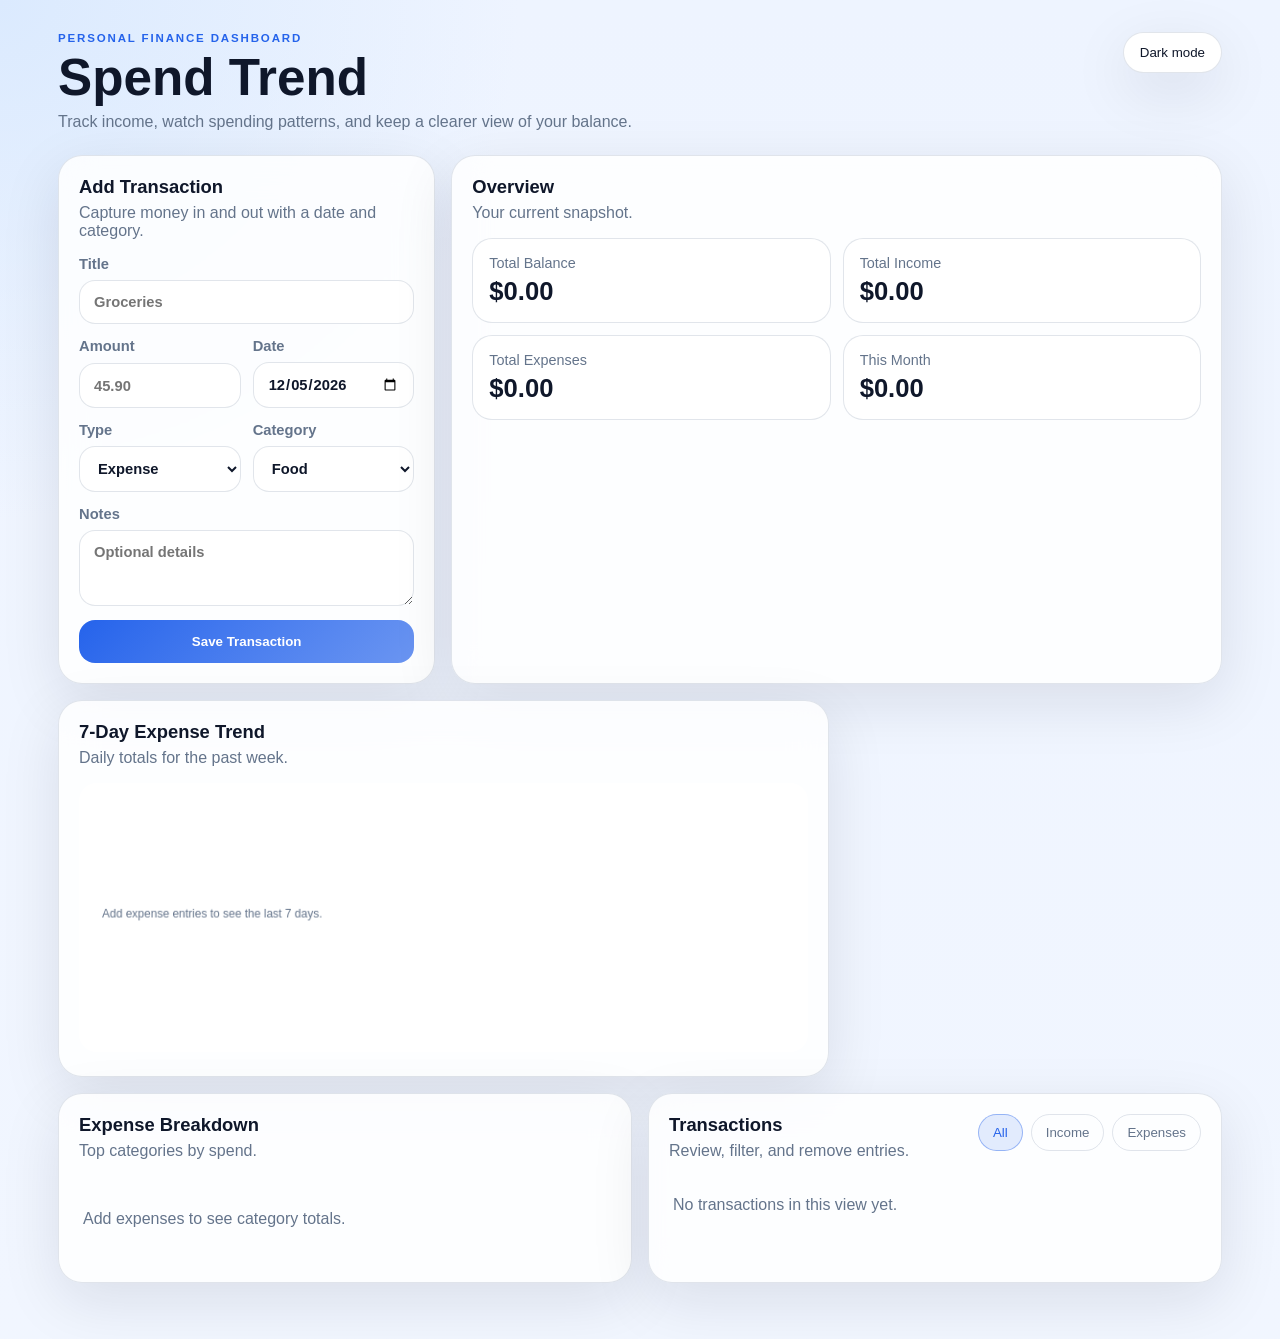
<file: index.html>
<!doctype html>
<html lang="en">
<head>
  <meta charset="UTF-8">
  <meta name="viewport" content="width=device-width, initial-scale=1.0">
  <title>Spend Trend</title>
  <link rel="stylesheet" href="styles.css">
</head>
<body>
  <div class="app-shell">
    <header class="hero">
      <div>
        <p class="eyebrow">Personal finance dashboard</p>
        <h1>Spend Trend</h1>
        <p class="hero-copy">Track income, watch spending patterns, and keep a clearer view of your balance.</p>
      </div>
      <button id="themeToggle" class="theme-toggle" type="button" aria-label="Toggle theme">Dark mode</button>
    </header>

    <main class="dashboard">
      <section class="panel panel-form">
        <div class="panel-heading">
          <h2>Add Transaction</h2>
          <p>Capture money in and out with a date and category.</p>
        </div>

        <form id="transactionForm" class="transaction-form">
          <label>
            Title
            <input id="title" type="text" placeholder="Groceries" required>
          </label>

          <div class="field-row">
            <label>
              Amount
              <input id="amount" type="number" min="0.01" step="0.01" placeholder="45.90" required>
            </label>

            <label>
              Date
              <input id="date" type="date" required>
            </label>
          </div>

          <div class="field-row">
            <label>
              Type
              <select id="type">
                <option value="expense">Expense</option>
                <option value="income">Income</option>
              </select>
            </label>

            <label>
              Category
              <select id="category">
                <option value="Food">Food</option>
                <option value="Transport">Transport</option>
                <option value="Bills">Bills</option>
                <option value="Shopping">Shopping</option>
                <option value="Health">Health</option>
                <option value="Entertainment">Entertainment</option>
                <option value="Salary">Salary</option>
                <option value="Freelance">Freelance</option>
                <option value="Other">Other</option>
              </select>
            </label>
          </div>

          <label>
            Notes
            <textarea id="notes" rows="3" placeholder="Optional details"></textarea>
          </label>

          <button class="primary-button" type="submit">Save Transaction</button>
        </form>
      </section>

      <section class="panel panel-summary">
        <div class="panel-heading">
          <h2>Overview</h2>
          <p>Your current snapshot.</p>
        </div>

        <div class="summary-grid">
          <article class="summary-card">
            <span>Total Balance</span>
            <strong id="balance">$0.00</strong>
          </article>
          <article class="summary-card">
            <span>Total Income</span>
            <strong id="totalIncome">$0.00</strong>
          </article>
          <article class="summary-card">
            <span>Total Expenses</span>
            <strong id="totalExpense">$0.00</strong>
          </article>
          <article class="summary-card">
            <span>This Month</span>
            <strong id="monthlyExpense">$0.00</strong>
          </article>
        </div>
      </section>

      <section class="panel panel-chart">
        <div class="panel-heading">
          <h2>7-Day Expense Trend</h2>
          <p>Daily totals for the past week.</p>
        </div>
        <canvas id="trendChart" width="760" height="280" aria-label="Expense trend chart"></canvas>
      </section>

      <section class="panel panel-breakdown">
        <div class="panel-heading">
          <h2>Expense Breakdown</h2>
          <p>Top categories by spend.</p>
        </div>
        <div id="breakdownList" class="breakdown-list"></div>
      </section>

      <section class="panel panel-history">
        <div class="history-toolbar">
          <div>
            <h2>Transactions</h2>
            <p>Review, filter, and remove entries.</p>
          </div>

          <div class="filters" role="tablist" aria-label="Transaction filters">
            <button class="filter-chip active" type="button" data-filter="all">All</button>
            <button class="filter-chip" type="button" data-filter="income">Income</button>
            <button class="filter-chip" type="button" data-filter="expense">Expenses</button>
          </div>
        </div>

        <ul id="transactionList" class="transaction-list"></ul>
      </section>
    </main>
  </div>

  <script src="script.js"></script>
</body>
</html>
</file>
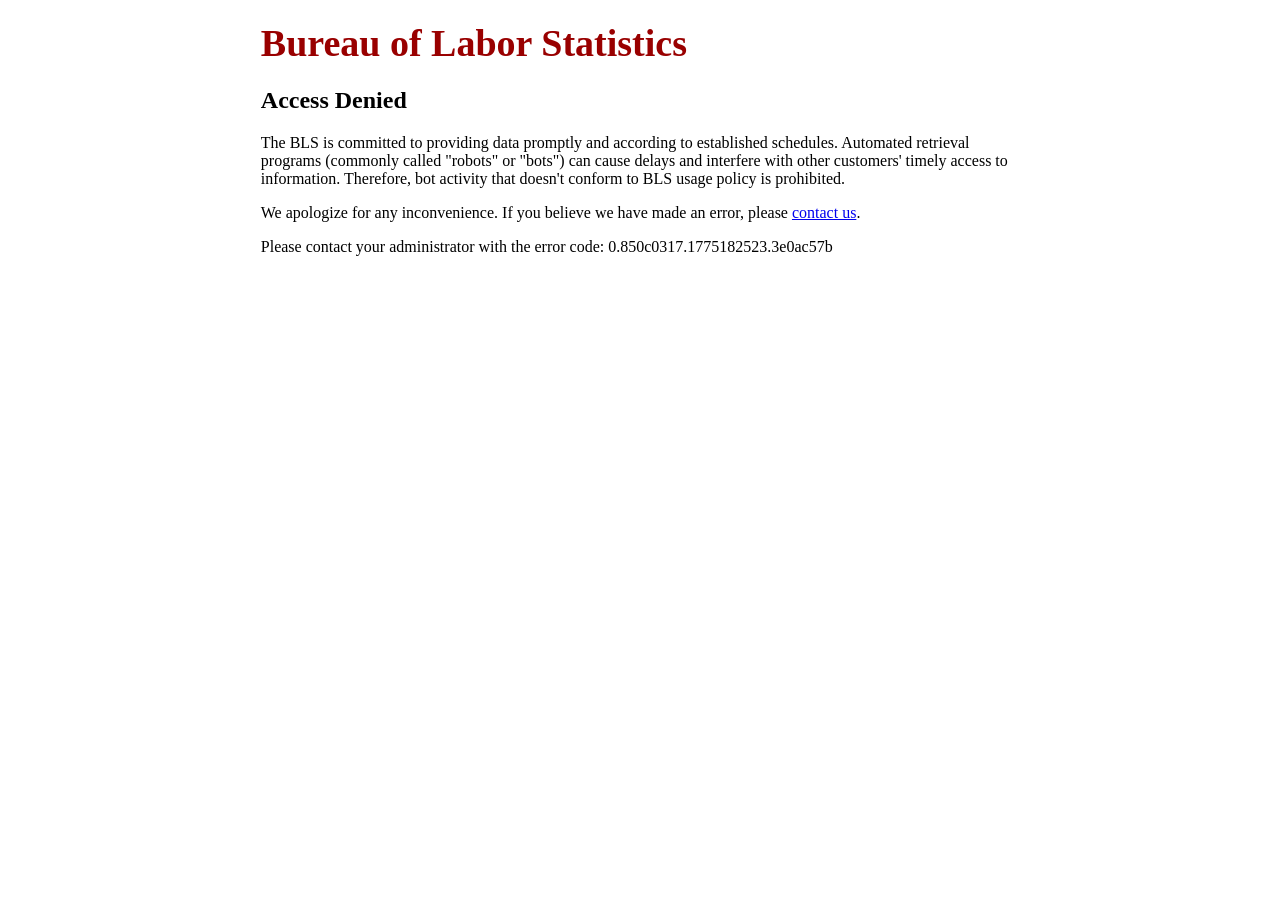
<file: bls_cpi_historical.html>
<!DOCTYPE HTML>
<html lang="en-us">      
               <head> 
<meta http-equiv="Content-Type" content="text/html; charset=utf-8" />
<title>Access Denied</title>
</head>
  <style type="text/css">
    .centerDiv
    {
      width: 60%;
      height:200px;
      margin: 0 auto;
      background-color:#FFFFFF ;
    }
  </style>
<body>
<div class="centerDiv">
               <h1><a href=https://www.bls.gov><!--img src="/apology_objects/images/01.jpg" border="0"--></a><span style="font-family: Times, serif; color: #990000; font-size: 38px;">Bureau of Labor Statistics</span></h1>
    <h2>Access Denied</h2>
              
               <p>The BLS is committed to providing data promptly and according to established schedules. Automated retrieval programs (commonly called "robots" or "bots") can cause delays and interfere with other customers' timely access to information. Therefore, bot activity that doesn't conform to BLS usage policy is prohibited.</p>
              
 
               <p>We apologize for any inconvenience. If you believe we have made an error, please <a href=https://data.bls.gov/forms/opb.htm?akamai-0.850c0317.1775182523.3e0ac57b>contact us</a>.</p>
              
               <p>Please contact your administrator with the error code: 0.850c0317.1775182523.3e0ac57b</p>
</div>
</body>
</html>
</file>
<file: styles.css>
:root {
  --bg: #eef4ff;
  --bg-accent: #dbeafe;
  --panel: rgba(255, 255, 255, 0.84);
  --panel-strong: #ffffff;
  --text: #0f172a;
  --muted: #64748b;
  --border: rgba(148, 163, 184, 0.28);
  --accent: #2563eb;
  --accent-soft: rgba(37, 99, 235, 0.12);
  --income: #047857;
  --expense: #be123c;
  --shadow: 0 18px 60px rgba(15, 23, 42, 0.10);
}

body.dark {
  --bg: #020617;
  --bg-accent: #111827;
  --panel: rgba(15, 23, 42, 0.92);
  --panel-strong: #0f172a;
  --text: #e2e8f0;
  --muted: #94a3b8;
  --border: rgba(148, 163, 184, 0.18);
  --accent: #38bdf8;
  --accent-soft: rgba(56, 189, 248, 0.14);
  --income: #34d399;
  --expense: #fb7185;
  --shadow: 0 18px 60px rgba(2, 6, 23, 0.55);
}

* {
  box-sizing: border-box;
}

html,
body {
  margin: 0;
  min-height: 100%;
}

body {
  font-family: "Avenir Next", "Segoe UI", sans-serif;
  color: var(--text);
  background:
    radial-gradient(circle at top left, var(--bg-accent), transparent 28%),
    linear-gradient(180deg, var(--bg) 0%, color-mix(in srgb, var(--bg) 82%, #ffffff 18%) 100%);
}

.app-shell {
  max-width: 1200px;
  margin: 0 auto;
  padding: 32px 18px 56px;
}

.hero {
  display: flex;
  align-items: flex-start;
  justify-content: space-between;
  gap: 20px;
  margin-bottom: 24px;
}

.eyebrow {
  margin: 0 0 10px;
  text-transform: uppercase;
  letter-spacing: 0.16em;
  font-size: 0.72rem;
  color: var(--accent);
  font-weight: 700;
}

.hero h1 {
  margin: 0 0 10px;
  font-size: clamp(2rem, 4vw, 3.5rem);
  line-height: 0.95;
}

.hero-copy {
  margin: 0;
  max-width: 620px;
  color: var(--muted);
  font-size: 1rem;
}

.theme-toggle,
.primary-button,
.filter-chip,
.delete-button {
  border: none;
  cursor: pointer;
  transition: transform 140ms ease, opacity 140ms ease, background-color 140ms ease;
}

.theme-toggle:hover,
.primary-button:hover,
.filter-chip:hover,
.delete-button:hover {
  transform: translateY(-1px);
}

.theme-toggle {
  align-self: flex-start;
  background: var(--panel-strong);
  color: var(--text);
  border: 1px solid var(--border);
  border-radius: 999px;
  padding: 12px 16px;
  box-shadow: var(--shadow);
}

.dashboard {
  display: grid;
  gap: 16px;
  grid-template-columns: repeat(12, minmax(0, 1fr));
}

.panel {
  background: var(--panel);
  backdrop-filter: blur(18px);
  border: 1px solid var(--border);
  border-radius: 24px;
  box-shadow: var(--shadow);
  padding: 20px;
}

.panel-heading {
  margin-bottom: 16px;
}

.panel-heading h2,
.history-toolbar h2 {
  margin: 0 0 6px;
  font-size: 1.15rem;
}

.panel-heading p,
.history-toolbar p {
  margin: 0;
  color: var(--muted);
}

.panel-form {
  grid-column: span 4;
}

.panel-summary,
.panel-chart {
  grid-column: span 8;
}

.panel-breakdown,
.panel-history {
  grid-column: span 6;
}

.transaction-form,
label {
  display: grid;
  gap: 8px;
}

.transaction-form {
  gap: 14px;
}

label {
  color: var(--muted);
  font-size: 0.92rem;
  font-weight: 600;
}

input,
select,
textarea {
  width: 100%;
  border-radius: 16px;
  border: 1px solid var(--border);
  background: color-mix(in srgb, var(--panel-strong) 90%, transparent 10%);
  color: var(--text);
  padding: 13px 14px;
  font: inherit;
}

textarea {
  resize: vertical;
}

.field-row {
  display: grid;
  gap: 12px;
  grid-template-columns: repeat(2, minmax(0, 1fr));
}

.primary-button {
  background: linear-gradient(135deg, var(--accent), color-mix(in srgb, var(--accent) 68%, #ffffff 32%));
  color: white;
  border-radius: 16px;
  padding: 14px 18px;
  font-weight: 700;
}

.summary-grid {
  display: grid;
  gap: 12px;
  grid-template-columns: repeat(2, minmax(0, 1fr));
}

.summary-card {
  padding: 16px;
  border-radius: 20px;
  border: 1px solid var(--border);
  background: color-mix(in srgb, var(--panel-strong) 90%, transparent 10%);
}

.summary-card span {
  display: block;
  margin-bottom: 6px;
  color: var(--muted);
  font-size: 0.9rem;
}

.summary-card strong {
  font-size: clamp(1.2rem, 2vw, 1.8rem);
}

#trendChart {
  width: 100%;
  border-radius: 18px;
  background: color-mix(in srgb, var(--panel-strong) 88%, transparent 12%);
}

.breakdown-list {
  display: grid;
  gap: 12px;
}

.breakdown-item {
  display: grid;
  gap: 8px;
}

.breakdown-topline {
  display: flex;
  justify-content: space-between;
  gap: 12px;
  font-weight: 600;
}

.breakdown-bar {
  height: 10px;
  border-radius: 999px;
  background: color-mix(in srgb, var(--panel-strong) 76%, transparent 24%);
  overflow: hidden;
}

.breakdown-fill {
  height: 100%;
  border-radius: inherit;
  background: linear-gradient(90deg, var(--accent), color-mix(in srgb, var(--accent) 65%, #ffffff 35%));
}

.history-toolbar {
  display: flex;
  justify-content: space-between;
  gap: 16px;
  align-items: flex-start;
  margin-bottom: 18px;
}

.filters {
  display: flex;
  gap: 8px;
  flex-wrap: wrap;
}

.filter-chip {
  border-radius: 999px;
  padding: 10px 14px;
  background: transparent;
  color: var(--muted);
  border: 1px solid var(--border);
}

.filter-chip.active {
  background: var(--accent-soft);
  color: var(--accent);
  border-color: color-mix(in srgb, var(--accent) 40%, transparent 60%);
}

.transaction-list {
  list-style: none;
  padding: 0;
  margin: 0;
  display: grid;
  gap: 12px;
}

.transaction-item {
  display: grid;
  grid-template-columns: 1fr auto;
  gap: 14px;
  align-items: center;
  padding: 16px;
  border-radius: 18px;
  border: 1px solid var(--border);
  background: color-mix(in srgb, var(--panel-strong) 88%, transparent 12%);
}

.transaction-main {
  display: grid;
  gap: 5px;
}

.transaction-title-row {
  display: flex;
  align-items: center;
  gap: 10px;
  flex-wrap: wrap;
}

.transaction-title {
  margin: 0;
  font-weight: 700;
}

.transaction-meta,
.empty-state {
  color: var(--muted);
}

.transaction-tag {
  display: inline-flex;
  align-items: center;
  border-radius: 999px;
  font-size: 0.78rem;
  font-weight: 700;
  padding: 5px 10px;
  background: var(--accent-soft);
  color: var(--accent);
}

.transaction-notes {
  margin: 0;
  color: var(--muted);
}

.transaction-actions {
  display: grid;
  justify-items: end;
  gap: 10px;
}

.amount-income {
  color: var(--income);
}

.amount-expense {
  color: var(--expense);
}

.delete-button {
  background: transparent;
  color: var(--muted);
  border-radius: 999px;
  padding: 8px 10px;
  border: 1px solid var(--border);
}

.empty-state {
  padding: 18px 4px;
}

@media (max-width: 980px) {
  .panel-form,
  .panel-summary,
  .panel-chart,
  .panel-breakdown,
  .panel-history {
    grid-column: span 12;
  }
}

@media (max-width: 720px) {
  .app-shell {
    padding-top: 22px;
  }

  .hero,
  .history-toolbar {
    flex-direction: column;
  }

  .summary-grid,
  .field-row {
    grid-template-columns: 1fr;
  }

  .transaction-item {
    grid-template-columns: 1fr;
  }

  .transaction-actions {
    justify-items: start;
  }
}
</file>
